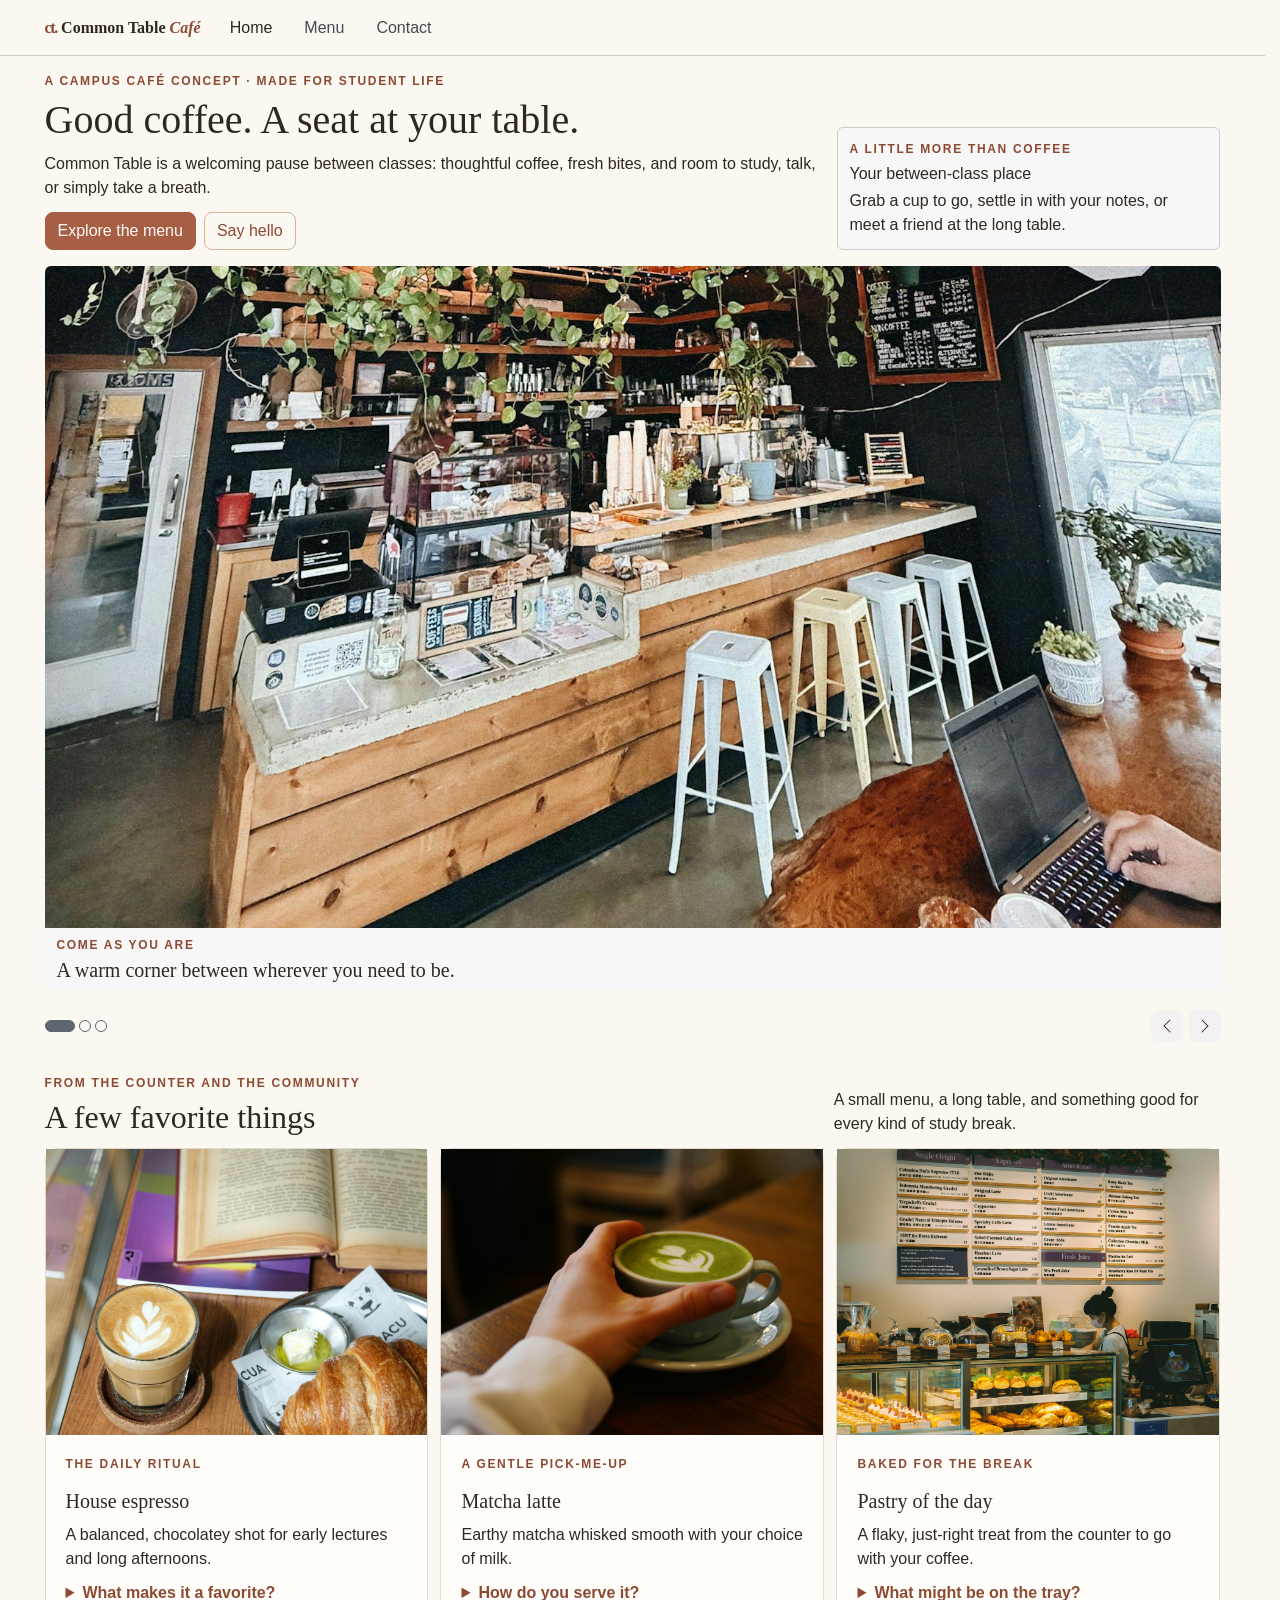
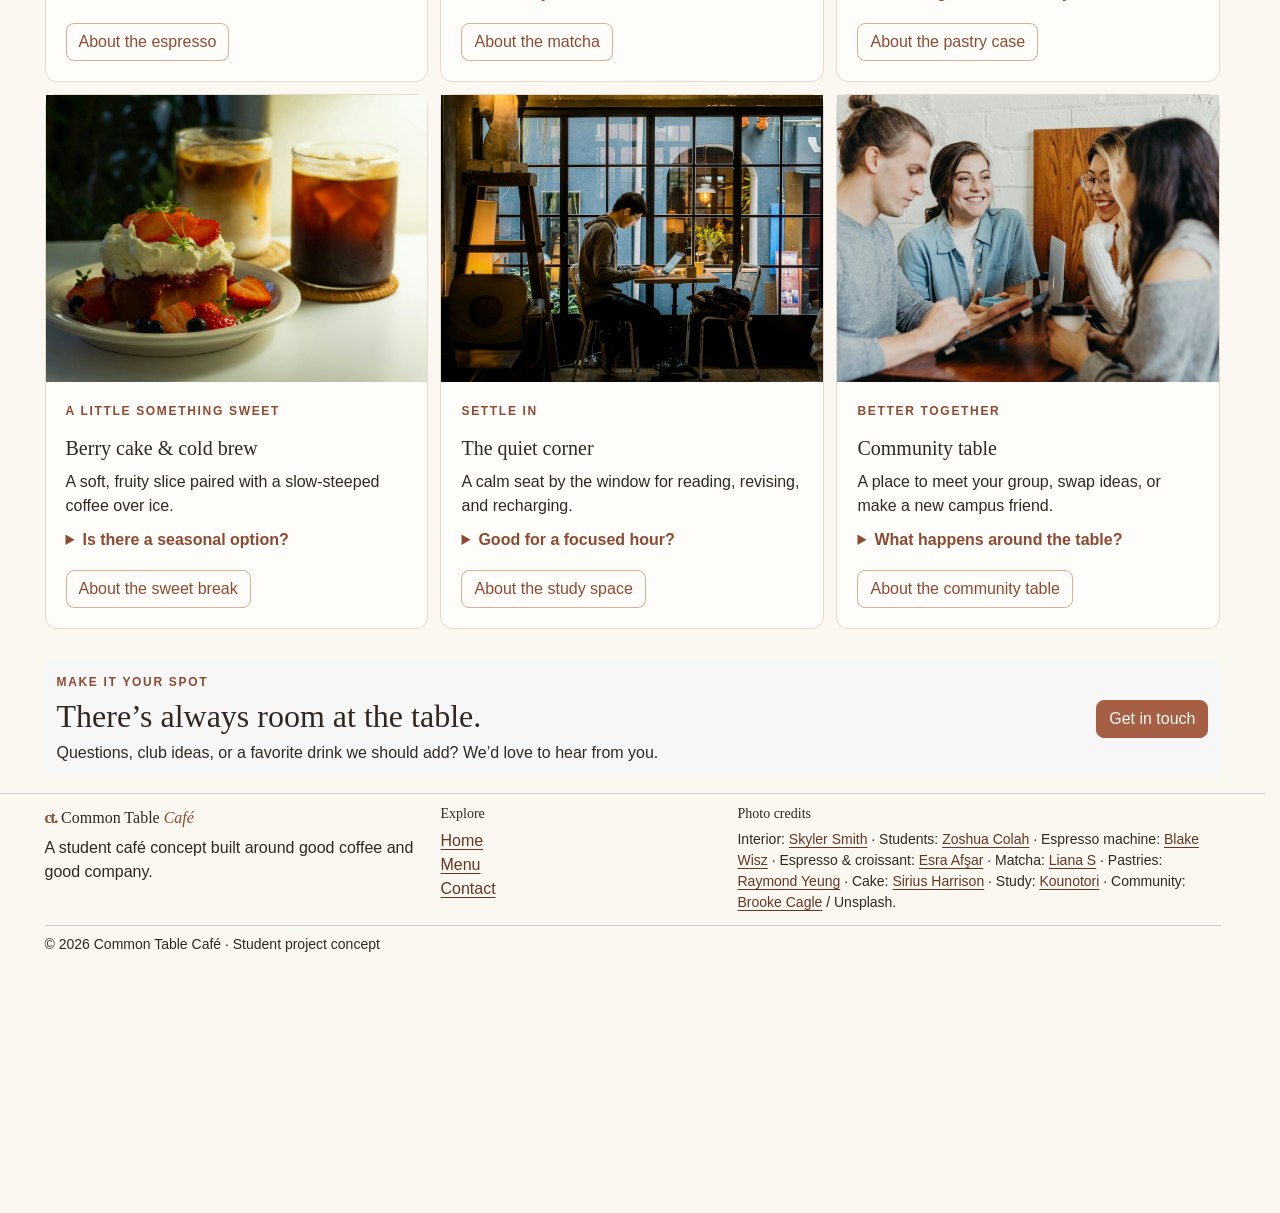
<file: lab6/index.html>
<!doctype html>
<html lang="en">
  <head>
    <meta charset="utf-8">
    <meta name="viewport" content="width=device-width, initial-scale=1">
    <meta name="description" content="Common Table Café is a student café concept for coffee, good food, and a place to pause between classes.">
    <link rel="icon" type="image/svg+xml" href="assets/favicon.svg">
    <title>Common Table Café — Coffee &amp; campus community</title>
    <link rel="stylesheet" href="css/bootstrap.min.css">
    <link rel="stylesheet" href="css/style.css">
    <script type="module" src="js/bootstrap.bundle.min.js"></script>
    <script type="module" src="js/site.js"></script>
  </head>
  <body>
    <a class="visually-hidden-focusable" href="#main-content">Skip to main content</a>
    <div class="grid">
    <nav class="navbar md:navbar-expand bg-body border-bottom py-3 g-col-12" aria-label="Main navigation">
      <div class="container">
        <a class="navbar-brand fw-semibold" href="index.html" aria-label="Common Table Café home"><span class="brand-mark" aria-hidden="true">ct.</span> Common Table <span class="brand-accent">Café</span></a>
        <button class="btn-icon navbar-toggler" type="button" data-bs-toggle="drawer" data-bs-target="#cafeNav" aria-controls="cafeNav" aria-expanded="false" aria-label="Open navigation menu">
          <span class="navbar-toggler-icon" aria-hidden="true"></span>
        </button>
        <dialog class="drawer drawer-end" tabindex="-1" id="cafeNav" aria-labelledby="cafeNavLabel">
          <div class="drawer-header">
            <h2 class="drawer-title fs-5" id="cafeNavLabel">Find your way</h2>
            <button type="button" class="btn-close" data-bs-dismiss="drawer" aria-label="Close navigation menu"></button>
          </div>
          <div class="drawer-body">
            <ul class="navbar-nav ms-md-auto gap-2">
              <li class="nav-item"><a class="nav-link active" aria-current="page" href="index.html">Home</a></li>
              <li class="nav-item"><a class="nav-link" href="#menu">Menu</a></li>
              <li class="nav-item"><a class="nav-link" href="contact.html">Contact</a></li>
            </ul>
          </div>
        </dialog>
      </div>
    </nav>
    </div>

    <main id="main-content" class="container">
      <section class="row align-items-end g-4 py-5" aria-labelledby="welcome-heading">
        <div class="col-12 lg:col-8">
          <p class="eyebrow mb-2">A campus café concept · made for student life</p>
          <h1 class="display-3 mb-3" id="welcome-heading">Good coffee. A seat at your table.</h1>
          <p class="lead text-secondary mb-4">Common Table is a welcoming pause between classes: thoughtful coffee, fresh bites, and room to study, talk, or simply take a breath.</p>
          <div class="d-flex flex-wrap gap-3">
            <a class="btn-solid theme-primary" href="#menu">Explore the menu</a>
            <a class="btn-outline theme-primary" href="contact.html">Say hello</a>
          </div>
        </div>
        <aside class="col-12 lg:col-4">
          <div class="bg-1 border rounded-4 p-4">
            <p class="eyebrow mb-2">A little more than coffee</p>
            <p class="h5 mb-2">Your between-class place</p>
            <p class="mb-0 text-secondary">Grab a cup to go, settle in with your notes, or meet a friend at the long table.</p>
          </div>
        </aside>
      </section>

      <section class="mb-5" aria-label="Inside Common Table Café">
        <div id="cafeCarousel" class="carousel slide" aria-label="Café scenes">
          <div class="carousel-inner rounded-4">
            <div class="carousel-item active">
              <figure class="m-0">
                <div class="ratio ratio-16x9 position-relative overflow-hidden"><img class="position-absolute top-0 start-0 w-100 h-100 object-fit-cover" src="images/carousel-interior.jpg" alt="Sunlit café counter with wooden stools, plants, and a pastry case"></div>
                <figcaption class="bg-1 px-4 py-3"><p class="eyebrow mb-1">Come as you are</p><h2 class="h4 mb-0">A warm corner between wherever you need to be.</h2></figcaption>
              </figure>
            </div>
            <div class="carousel-item">
              <figure class="m-0">
                <div class="ratio ratio-16x9 position-relative overflow-hidden"><img class="position-absolute top-0 start-0 w-100 h-100 object-fit-cover" src="images/carousel-students.jpg" alt="Students working together around a table in a café"></div>
                <figcaption class="bg-1 px-4 py-3"><p class="eyebrow mb-1">Make room for ideas</p><h2 class="h4 mb-0">Bring your notes, your project group, or just yourself.</h2></figcaption>
              </figure>
            </div>
            <div class="carousel-item">
              <figure class="m-0">
                <div class="ratio ratio-16x9 position-relative overflow-hidden"><img class="position-absolute top-0 start-0 w-100 h-100 object-fit-cover" src="images/carousel-barista.jpg" alt="Espresso machine and coffee cups ready for the morning rush"></div>
                <figcaption class="bg-1 px-4 py-3"><p class="eyebrow mb-1">Made with care</p><h2 class="h4 mb-0">Good coffee, made thoughtfully and served with a smile.</h2></figcaption>
              </figure>
            </div>
          </div>
          <div class="d-flex justify-content-between align-items-center mt-3">
            <div class="carousel-indicators" aria-label="Choose a café scene">
              <button type="button" data-bs-target="#cafeCarousel" data-bs-slide-to="0" class="active" aria-current="true" aria-label="Show café interior"></button>
              <button type="button" data-bs-target="#cafeCarousel" data-bs-slide-to="1" aria-label="Show students at a table"></button>
              <button type="button" data-bs-target="#cafeCarousel" data-bs-slide-to="2" aria-label="Show coffee preparation"></button>
            </div>
            <div class="d-flex gap-2">
              <button class="btn-icon btn-sm" type="button" data-bs-target="#cafeCarousel" data-bs-slide="prev" aria-label="Previous café scene"><span class="carousel-icon-prev" aria-hidden="true"></span></button>
              <button class="btn-icon btn-sm" type="button" data-bs-target="#cafeCarousel" data-bs-slide="next" aria-label="Next café scene"><span class="carousel-icon-next" aria-hidden="true"></span></button>
            </div>
          </div>
        </div>
      </section>

      <section id="menu" class="py-5" aria-labelledby="menu-heading">
        <div class="row align-items-end g-3 mb-4">
          <div class="col-12 md:col-8">
            <p class="eyebrow mb-2">From the counter and the community</p>
            <h2 class="display-5 mb-0" id="menu-heading">A few favorite things</h2>
          </div>
          <p class="col-12 md:col-4 text-secondary mb-0">A small menu, a long table, and something good for every kind of study break.</p>
        </div>
        <div class="row g-4">
          <div class="col-12 md:col-6 lg:col-4">
            <article class="card h-100 cafe-card">
              <div class="ratio ratio-4x3 position-relative overflow-hidden"><img class="position-absolute top-0 start-0 w-100 h-100 object-fit-cover" src="images/espresso-croissant.jpg" alt="Latte and golden croissant with a book on a wooden table" loading="lazy"></div>
              <div class="card-body d-flex flex-column">
                <p class="eyebrow mb-2">The daily ritual</p><h3 class="h4">House espresso</h3>
                <p class="text-secondary">A balanced, chocolatey shot for early lectures and long afternoons.</p>
                <details class="mb-3"><summary>What makes it a favorite?</summary><p class="mt-2 mb-0">Our imagined house blend is smooth enough to enjoy straight and lively enough to shine with steamed milk.</p></details>
                <button class="btn-outline theme-primary mt-auto" type="button" data-bs-toggle="dialog" data-bs-target="#espressoDialog">About the espresso</button>
              </div>
            </article>
          </div>
          <div class="col-12 md:col-6 lg:col-4">
            <article class="card h-100 cafe-card">
              <div class="ratio ratio-4x3 position-relative overflow-hidden"><img class="position-absolute top-0 start-0 w-100 h-100 object-fit-cover" src="images/matcha-latte.jpg" alt="Green matcha latte held above a wooden café table" loading="lazy"></div>
              <div class="card-body d-flex flex-column">
                <p class="eyebrow mb-2">A gentle pick-me-up</p><h3 class="h4">Matcha latte</h3>
                <p class="text-secondary">Earthy matcha whisked smooth with your choice of milk.</p>
                <details class="mb-3"><summary>How do you serve it?</summary><p class="mt-2 mb-0">Order it warm for a cozy pause or iced for a fresh walk across campus.</p></details>
                <button class="btn-outline theme-primary mt-auto" type="button" data-bs-toggle="dialog" data-bs-target="#matchaDialog">About the matcha</button>
              </div>
            </article>
          </div>
          <div class="col-12 md:col-6 lg:col-4">
            <article class="card h-100 cafe-card">
              <div class="ratio ratio-4x3 position-relative overflow-hidden"><img class="position-absolute top-0 start-0 w-100 h-100 object-fit-cover" src="images/pastry-counter.jpg" alt="Fresh pastries and cakes arranged in a bakery display case" loading="lazy"></div>
              <div class="card-body d-flex flex-column">
                <p class="eyebrow mb-2">Baked for the break</p><h3 class="h4">Pastry of the day</h3>
                <p class="text-secondary">A flaky, just-right treat from the counter to go with your coffee.</p>
                <details class="mb-3"><summary>What might be on the tray?</summary><p class="mt-2 mb-0">Think butter croissants, fruit danishes, and a rotating student-baker special while it lasts.</p></details>
                <button class="btn-outline theme-primary mt-auto" type="button" data-bs-toggle="dialog" data-bs-target="#pastryDialog">About the pastry case</button>
              </div>
            </article>
          </div>
          <div class="col-12 md:col-6 lg:col-4">
            <article class="card h-100 cafe-card">
              <div class="ratio ratio-4x3 position-relative overflow-hidden"><img class="position-absolute top-0 start-0 w-100 h-100 object-fit-cover" src="images/cake-coffee.jpg" alt="A slice of berry cake beside two iced coffees" loading="lazy"></div>
              <div class="card-body d-flex flex-column">
                <p class="eyebrow mb-2">A little something sweet</p><h3 class="h4">Berry cake &amp; cold brew</h3>
                <p class="text-secondary">A soft, fruity slice paired with a slow-steeped coffee over ice.</p>
                <details class="mb-3"><summary>Is there a seasonal option?</summary><p class="mt-2 mb-0">The featured bake changes with the season, with a plant-based treat always in the rotation.</p></details>
                <button class="btn-outline theme-primary mt-auto" type="button" data-bs-toggle="dialog" data-bs-target="#cakeDialog">About the sweet break</button>
              </div>
            </article>
          </div>
          <div class="col-12 md:col-6 lg:col-4">
            <article class="card h-100 cafe-card">
              <div class="ratio ratio-4x3 position-relative overflow-hidden"><img class="position-absolute top-0 start-0 w-100 h-100 object-fit-cover" src="images/card-study.jpg" alt="Student studying on a laptop at a café table by the window" loading="lazy"></div>
              <div class="card-body d-flex flex-column">
                <p class="eyebrow mb-2">Settle in</p><h3 class="h4">The quiet corner</h3>
                <p class="text-secondary">A calm seat by the window for reading, revising, and recharging.</p>
                <details class="mb-3"><summary>Good for a focused hour?</summary><p class="mt-2 mb-0">Choose a window seat, plug in, and enjoy a slower corner away from the lunchtime buzz.</p></details>
                <button class="btn-outline theme-primary mt-auto" type="button" data-bs-toggle="dialog" data-bs-target="#studyDialog">About the study space</button>
              </div>
            </article>
          </div>
          <div class="col-12 md:col-6 lg:col-4">
            <article class="card h-100 cafe-card">
              <div class="ratio ratio-4x3 position-relative overflow-hidden"><img class="position-absolute top-0 start-0 w-100 h-100 object-fit-cover" src="images/card-community.jpg" alt="Friends sharing ideas around a café table" loading="lazy"></div>
              <div class="card-body d-flex flex-column">
                <p class="eyebrow mb-2">Better together</p><h3 class="h4">Community table</h3>
                <p class="text-secondary">A place to meet your group, swap ideas, or make a new campus friend.</p>
                <details class="mb-3"><summary>What happens around the table?</summary><p class="mt-2 mb-0">Student clubs can host low-key meetups, sketch nights, and open-mic afternoons in this concept space.</p></details>
                <button class="btn-outline theme-primary mt-auto" type="button" data-bs-toggle="dialog" data-bs-target="#communityDialog">About the community table</button>
              </div>
            </article>
          </div>
        </div>
      </section>

      <section class="bg-1 rounded-4 p-4 p-md-5 my-5" aria-labelledby="visit-heading">
        <div class="row align-items-center g-3">
          <div class="col-12 md:col-8"><p class="eyebrow mb-2">Make it your spot</p><h2 class="h2 mb-2" id="visit-heading">There’s always room at the table.</h2><p class="text-secondary mb-0">Questions, club ideas, or a favorite drink we should add? We’d love to hear from you.</p></div>
          <div class="col-12 md:col-4 md:text-end"><a class="btn-solid theme-primary" href="contact.html">Get in touch</a></div>
        </div>
      </section>
    </main>

    <footer class="site-footer border-top py-4">
      <div class="container">
        <div class="row g-4">
          <div class="col-12 md:col-4">
            <p class="navbar-brand mb-2"><span class="brand-mark" aria-hidden="true">ct.</span> Common Table <span class="brand-accent">Café</span></p>
            <p class="text-secondary mb-0">A student café concept built around good coffee and good company.</p>
          </div>
          <div class="col-12 md:col-3">
            <h2 class="h6">Explore</h2>
            <ul class="list-unstyled mb-0"><li><a href="index.html">Home</a></li><li><a href="index.html#menu">Menu</a></li><li><a href="contact.html">Contact</a></li></ul>
          </div>
          <div class="col-12 md:col-5">
            <h2 class="h6">Photo credits</h2>
            <p class="small text-secondary mb-0">
              Interior: <a href="https://unsplash.com/photos/cozy-coffee-shop-interior-with-plants-and-seating-YzCnnBY3zAA" target="_blank" rel="noreferrer">Skyler Smith</a> ·
              Students: <a href="https://unsplash.com/photos/people-work-on-laptops-in-a-cozy-coffee-shop-pqltPFdZaUw" target="_blank" rel="noreferrer">Zoshua Colah</a> ·
              Espresso machine: <a href="https://unsplash.com/photos/barista-preparing-coffee-with-espresso-machine-in-cafe-vCtvn_xqoyA" target="_blank" rel="noreferrer">Blake Wisz</a> ·
              Espresso &amp; croissant: <a href="https://unsplash.com/photos/latte-art-coffee-with-croissant-and-butter-on-table-FiQUUohIeZU" target="_blank" rel="noreferrer">Esra Afşar</a> ·
              Matcha: <a href="https://unsplash.com/photos/hand-holding-a-cup-of-matcha-latte-with-latte-art-heoukQboTU4" target="_blank" rel="noreferrer">Liana S</a> ·
              Pastries: <a href="https://unsplash.com/photos/a-baker-works-at-a-pastry-shops-counter-s5eZd_Ceszg" target="_blank" rel="noreferrer">Raymond Yeung</a> ·
              Cake: <a href="https://unsplash.com/photos/a-white-plate-topped-with-a-cake-next-to-a-cup-of-coffee-vmyGJV0Ej9M" target="_blank" rel="noreferrer">Sirius Harrison</a> ·
              Study: <a href="https://unsplash.com/photos/man-working-on-laptop-in-a-cafe-by-the-window-E5llEM1xtWA" target="_blank" rel="noreferrer">Kounotori</a> ·
              Community: <a href="https://unsplash.com/photos/a-group-of-friends-at-a-coffee-shop--uHVRvDr7pg" target="_blank" rel="noreferrer">Brooke Cagle</a> / Unsplash.
            </p>
          </div>
        </div>
        <p class="small text-secondary border-top pt-3 mt-4 mb-0">© 2026 Common Table Café · Student project concept</p>
      </div>
    </footer>

    <dialog class="dialog" id="espressoDialog" aria-labelledby="espressoDialogTitle">
      <div class="dialog-header"><h2 class="dialog-title" id="espressoDialogTitle">The house espresso</h2><button type="button" class="btn-close" data-bs-dismiss="dialog" aria-label="Close"></button></div>
      <div class="dialog-body"><p>Our imagined house espresso is a steady, balanced cup with cocoa notes and a gentle finish. It’s the foundation for cappuccinos, flat whites, and late-afternoon pick-me-ups.</p></div>
      <div class="dialog-footer"><button class="btn-solid theme-primary" type="button" data-bs-dismiss="dialog">Sounds good</button></div>
    </dialog>
    <dialog class="dialog" id="matchaDialog" aria-labelledby="matchaDialogTitle">
      <div class="dialog-header"><h2 class="dialog-title" id="matchaDialogTitle">The matcha latte</h2><button type="button" class="btn-close" data-bs-dismiss="dialog" aria-label="Close"></button></div>
      <div class="dialog-body"><p>Whisked to order, this mellow green tea drink can be made with dairy or oat milk. Ask for it iced when the campus path gets sunny.</p></div>
      <div class="dialog-footer"><button class="btn-solid theme-primary" type="button" data-bs-dismiss="dialog">Sounds good</button></div>
    </dialog>
    <dialog class="dialog" id="pastryDialog" aria-labelledby="pastryDialogTitle">
      <div class="dialog-header"><h2 class="dialog-title" id="pastryDialogTitle">The pastry case</h2><button type="button" class="btn-close" data-bs-dismiss="dialog" aria-label="Close"></button></div>
      <div class="dialog-body"><p>Our concept menu keeps the pastry case small and fresh: flaky favorites, a rotating bake from a student maker, and clear labels for common allergens.</p></div>
      <div class="dialog-footer"><button class="btn-solid theme-primary" type="button" data-bs-dismiss="dialog">Sounds good</button></div>
    </dialog>
    <dialog class="dialog" id="cakeDialog" aria-labelledby="cakeDialogTitle">
      <div class="dialog-header"><h2 class="dialog-title" id="cakeDialogTitle">The sweet break</h2><button type="button" class="btn-close" data-bs-dismiss="dialog" aria-label="Close"></button></div>
      <div class="dialog-body"><p>A slice of seasonal cake makes a study break feel like a real break. The menu concept includes a plant-based option and cold brew poured over ice.</p></div>
      <div class="dialog-footer"><button class="btn-solid theme-primary" type="button" data-bs-dismiss="dialog">Sounds good</button></div>
    </dialog>
    <dialog class="dialog" id="studyDialog" aria-labelledby="studyDialogTitle">
      <div class="dialog-header"><h2 class="dialog-title" id="studyDialogTitle">The quiet corner</h2><button type="button" class="btn-close" data-bs-dismiss="dialog" aria-label="Close"></button></div>
      <div class="dialog-body"><p>When you need a little focus, this concept space offers window seats, shared outlets, and a calmer pocket away from the busiest tables.</p></div>
      <div class="dialog-footer"><button class="btn-solid theme-primary" type="button" data-bs-dismiss="dialog">Sounds good</button></div>
    </dialog>
    <dialog class="dialog" id="communityDialog" aria-labelledby="communityDialogTitle">
      <div class="dialog-header"><h2 class="dialog-title" id="communityDialogTitle">The community table</h2><button type="button" class="btn-close" data-bs-dismiss="dialog" aria-label="Close"></button></div>
      <div class="dialog-body"><p>The table is a shared campus spot for group projects, club meetups, and small creative events. It’s designed to make it easy to join in or pull up a chair.</p></div>
      <div class="dialog-footer"><button class="btn-solid theme-primary" type="button" data-bs-dismiss="dialog">Sounds good</button></div>
    </dialog>
  </body>
</html>
</file>
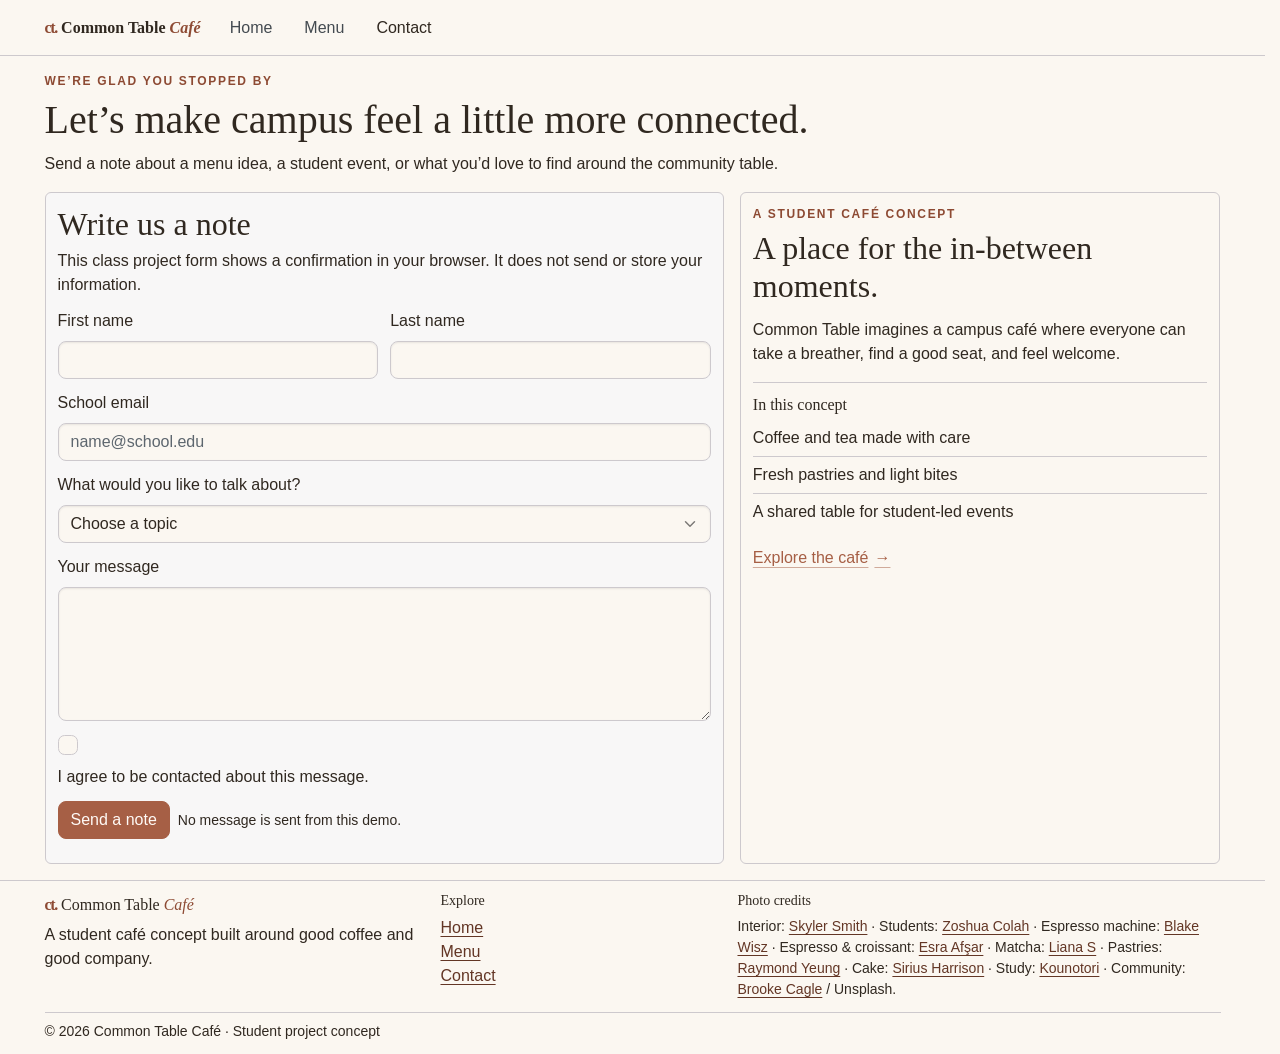
<file: lab6/contact.html>
<!doctype html>
<html lang="en">
  <head>
    <meta charset="utf-8">
    <meta name="viewport" content="width=device-width, initial-scale=1">
    <meta name="description" content="Get in touch with Common Table Café about menu ideas, student events, or the campus café concept.">
    <link rel="icon" type="image/svg+xml" href="assets/favicon.svg">
    <title>Contact — Common Table Café</title>
    <link rel="stylesheet" href="css/bootstrap.min.css">
    <link rel="stylesheet" href="css/style.css">
    <script type="module" src="js/bootstrap.bundle.min.js"></script>
    <script type="module" src="js/site.js"></script>
  </head>
  <body>
    <a class="visually-hidden-focusable" href="#main-content">Skip to main content</a>
    <div class="grid">
    <nav class="navbar md:navbar-expand bg-body border-bottom py-3 g-col-12" aria-label="Main navigation">
      <div class="container">
        <a class="navbar-brand fw-semibold" href="index.html" aria-label="Common Table Café home"><span class="brand-mark" aria-hidden="true">ct.</span> Common Table <span class="brand-accent">Café</span></a>
        <button class="btn-icon navbar-toggler" type="button" data-bs-toggle="drawer" data-bs-target="#cafeNav" aria-controls="cafeNav" aria-expanded="false" aria-label="Open navigation menu">
          <span class="navbar-toggler-icon" aria-hidden="true"></span>
        </button>
        <dialog class="drawer drawer-end" tabindex="-1" id="cafeNav" aria-labelledby="cafeNavLabel">
          <div class="drawer-header">
            <h2 class="drawer-title fs-5" id="cafeNavLabel">Find your way</h2>
            <button type="button" class="btn-close" data-bs-dismiss="drawer" aria-label="Close navigation menu"></button>
          </div>
          <div class="drawer-body">
            <ul class="navbar-nav ms-md-auto gap-2">
              <li class="nav-item"><a class="nav-link" href="index.html">Home</a></li>
              <li class="nav-item"><a class="nav-link" href="index.html#menu">Menu</a></li>
              <li class="nav-item"><a class="nav-link active" aria-current="page" href="contact.html">Contact</a></li>
            </ul>
          </div>
        </dialog>
      </div>
    </nav>
    </div>

    <main id="main-content" class="container">
      <header class="py-5">
        <p class="eyebrow mb-2">We’re glad you stopped by</p>
        <h1 class="display-3 mb-3">Let’s make campus feel a little more connected.</h1>
        <p class="lead text-secondary mb-0">Send a note about a menu idea, a student event, or what you’d love to find around the community table.</p>
      </header>

      <div class="row g-5 pb-5">
        <section class="col-12 lg:col-7" aria-labelledby="form-heading">
          <div class="bg-1 border rounded-4 p-4 p-md-5">
            <h2 class="h2 mb-2" id="form-heading">Write us a note</h2>
            <p class="text-secondary mb-4">This class project form shows a confirmation in your browser. It does not send or store your information.</p>
            <form id="contactForm" action="" method="post" class="row g-4">
              <div class="col-12 md:col-6">
                <div class="form-field"><label class="form-label" for="firstName">First name</label><input class="form-control" type="text" id="firstName" name="firstName" autocomplete="given-name" required></div>
              </div>
              <div class="col-12 md:col-6">
                <div class="form-field"><label class="form-label" for="lastName">Last name</label><input class="form-control" type="text" id="lastName" name="lastName" autocomplete="family-name" required></div>
              </div>
              <div class="col-12">
                <div class="form-field"><label class="form-label" for="email">School email</label><input class="form-control" type="email" id="email" name="email" autocomplete="email" placeholder="name@school.edu" required></div>
              </div>
              <div class="col-12">
                <div class="form-field"><label class="form-label" for="topic">What would you like to talk about?</label><select class="form-control" id="topic" name="topic" required><option value="">Choose a topic</option><option value="menu">Menu idea</option><option value="event">Student event</option><option value="space">Study space</option><option value="hello">Just saying hello</option></select></div>
              </div>
              <div class="col-12">
                <div class="form-field"><label class="form-label" for="message">Your message</label><textarea class="form-control" id="message" name="message" rows="5" maxlength="600" required></textarea></div>
              </div>
              <div class="col-12">
                <div class="form-field"><input class="check" type="checkbox" id="consent" name="consent" required><label class="form-label" for="consent">I agree to be contacted about this message.</label></div>
              </div>
              <div class="col-12 d-flex flex-wrap align-items-center gap-3">
                <button class="btn-solid theme-primary" type="submit">Send a note</button>
                <p class="small text-secondary mb-0">No message is sent from this demo.</p>
              </div>
              <div class="col-12"><p class="alert theme-success mb-0" id="formStatus" role="status" aria-live="polite" hidden></p></div>
            </form>
          </div>
        </section>

        <aside class="col-12 lg:col-5" aria-labelledby="visit-heading">
          <div class="p-4 p-md-5 border rounded-4 h-100">
            <p class="eyebrow mb-2">A student café concept</p>
            <h2 class="h2 mb-4" id="visit-heading">A place for the in-between moments.</h2>
            <p class="text-secondary">Common Table imagines a campus café where everyone can take a breather, find a good seat, and feel welcome.</p>
            <hr class="my-4">
            <h3 class="h5">In this concept</h3>
            <ul class="list-unstyled">
              <li class="py-2 border-bottom">Coffee and tea made with care</li>
              <li class="py-2 border-bottom">Fresh pastries and light bites</li>
              <li class="py-2">A shared table for student-led events</li>
            </ul>
            <a class="icon-link link-primary" href="index.html#menu">Explore the café <span aria-hidden="true">→</span></a>
          </div>
        </aside>
      </div>
    </main>

    <footer class="site-footer border-top py-4">
      <div class="container">
        <div class="row g-4">
          <div class="col-12 md:col-4">
            <p class="navbar-brand mb-2"><span class="brand-mark" aria-hidden="true">ct.</span> Common Table <span class="brand-accent">Café</span></p>
            <p class="text-secondary mb-0">A student café concept built around good coffee and good company.</p>
          </div>
          <div class="col-12 md:col-3">
            <h2 class="h6">Explore</h2>
            <ul class="list-unstyled mb-0"><li><a href="index.html">Home</a></li><li><a href="index.html#menu">Menu</a></li><li><a href="contact.html" aria-current="page">Contact</a></li></ul>
          </div>
          <div class="col-12 md:col-5">
            <h2 class="h6">Photo credits</h2>
            <p class="small text-secondary mb-0">
              Interior: <a href="https://unsplash.com/photos/cozy-coffee-shop-interior-with-plants-and-seating-YzCnnBY3zAA" target="_blank" rel="noreferrer">Skyler Smith</a> ·
              Students: <a href="https://unsplash.com/photos/people-work-on-laptops-in-a-cozy-coffee-shop-pqltPFdZaUw" target="_blank" rel="noreferrer">Zoshua Colah</a> ·
              Espresso machine: <a href="https://unsplash.com/photos/barista-preparing-coffee-with-espresso-machine-in-cafe-vCtvn_xqoyA" target="_blank" rel="noreferrer">Blake Wisz</a> ·
              Espresso &amp; croissant: <a href="https://unsplash.com/photos/latte-art-coffee-with-croissant-and-butter-on-table-FiQUUohIeZU" target="_blank" rel="noreferrer">Esra Afşar</a> ·
              Matcha: <a href="https://unsplash.com/photos/hand-holding-a-cup-of-matcha-latte-with-latte-art-heoukQboTU4" target="_blank" rel="noreferrer">Liana S</a> ·
              Pastries: <a href="https://unsplash.com/photos/a-baker-works-at-a-pastry-shops-counter-s5eZd_Ceszg" target="_blank" rel="noreferrer">Raymond Yeung</a> ·
              Cake: <a href="https://unsplash.com/photos/a-white-plate-topped-with-a-cake-next-to-a-cup-of-coffee-vmyGJV0Ej9M" target="_blank" rel="noreferrer">Sirius Harrison</a> ·
              Study: <a href="https://unsplash.com/photos/man-working-on-laptop-in-a-cafe-by-the-window-E5llEM1xtWA" target="_blank" rel="noreferrer">Kounotori</a> ·
              Community: <a href="https://unsplash.com/photos/a-group-of-friends-at-a-coffee-shop--uHVRvDr7pg" target="_blank" rel="noreferrer">Brooke Cagle</a> / Unsplash.
            </p>
          </div>
        </div>
        <p class="small text-secondary border-top pt-3 mt-4 mb-0">© 2026 Common Table Café · Student project concept</p>
      </div>
    </footer>
  </body>
</html>
</file>
<file: lab6/css/style.css>
:root {
  color-scheme: light;
  --bs-bg-body: #fbf7f1;
  --bs-fg-body: #302820;
  --bs-primary-base: #a65f45;
  --bs-primary-bg: #a65f45;
  --bs-primary-fg: #8d4a33;
  --bs-primary-fg-emphasis: #633625;
  --bs-primary-bg-subtle: #f4e9e0;
  --bs-primary-bg-muted: #ead6c8;
  --bs-primary-border: #d8b09c;
  --bs-primary-focus-ring: rgba(166, 95, 69, .35);
  --bs-primary-contrast: #fffaf6;
  --bs-body-font-family: "Segoe UI", Arial, sans-serif;
}
h1, h2, h3, h4, .navbar-brand { font-family: Georgia, "Times New Roman", serif; }
.brand-mark, .brand-accent, .eyebrow { color: var(--bs-primary-fg); }
.brand-mark { font-family: Georgia, "Times New Roman", serif; font-weight: 700; letter-spacing: -.08em; }
.brand-accent { font-style: italic; }
.eyebrow { font-size: .75rem; font-weight: 700; letter-spacing: .14em; text-transform: uppercase; }
.cafe-card { border-color: #e5d9ce; background-color: #fffdfa; }
.cafe-card summary { color: var(--bs-primary-fg); font-weight: 600; cursor: pointer; }
.site-footer a { color: var(--bs-primary-fg-emphasis); }
.site-footer a:hover { color: var(--bs-primary-fg); }
</file>
